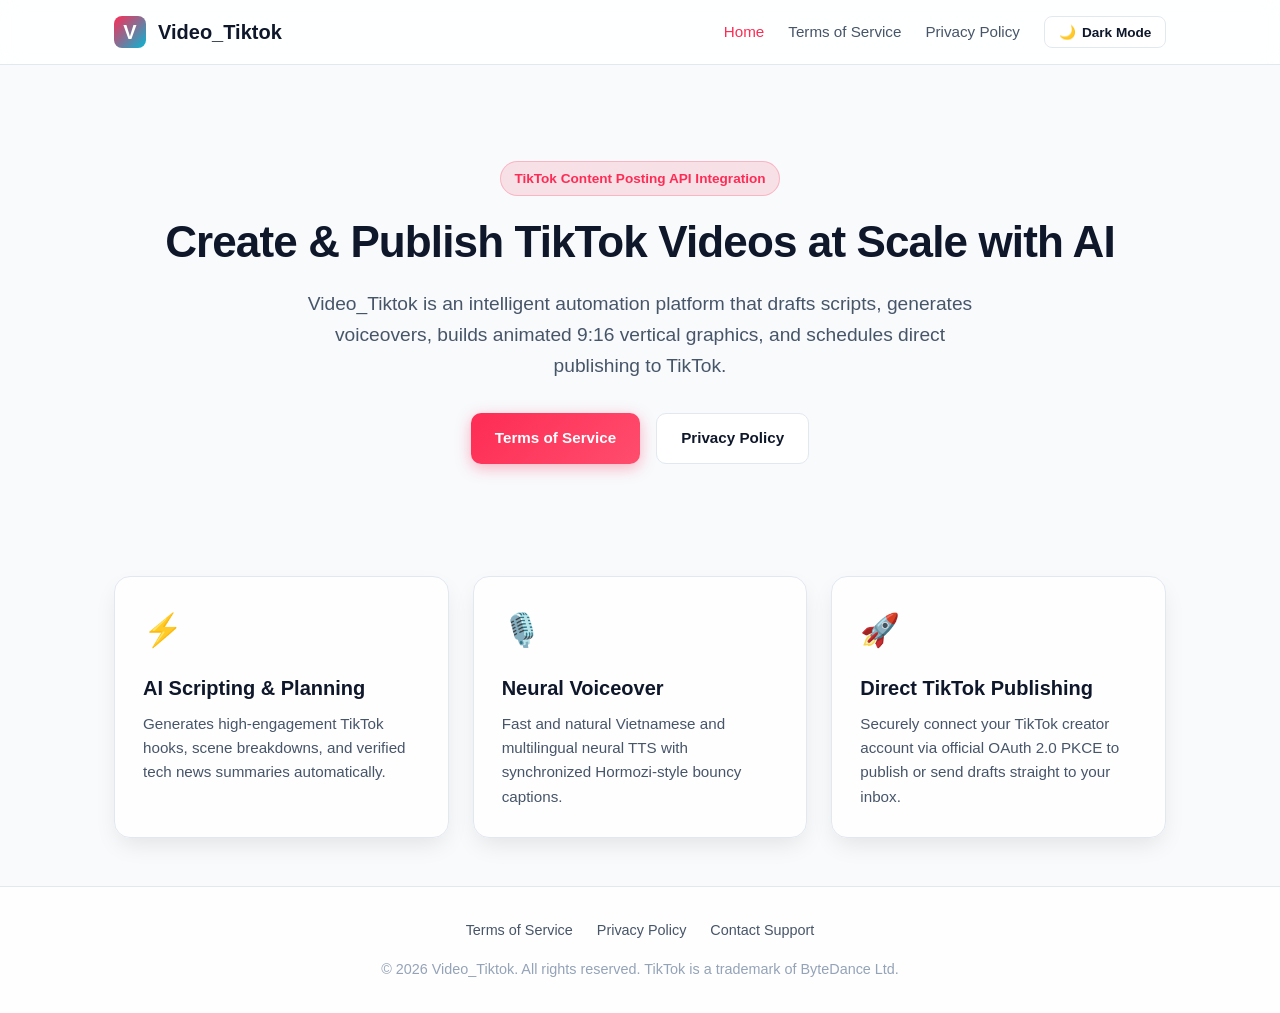
<file: index.html>
<!DOCTYPE html>
<html lang="en" data-theme="dark">
<head>
  <meta charset="UTF-8">
  <meta name="viewport" content="width=device-width, initial-scale=1.0">
  <title>Video_Tiktok — AI Video Automation & TikTok Content Suite</title>
  <meta name="description" content="AI-powered vertical video generation, timeline composing, and official TikTok content publishing suite.">
  <meta name="tiktok-developers-site-verification" content="f5dSlZn5QflphQaQB49QRipq83f2vv4P">
  <link rel="stylesheet" href="/style.css">
  <script src="/script.js"></script>
</head>
<body>
  <header>
    <div class="nav-container">
      <a href="/" class="logo-group">
        <div class="logo-icon">V</div>
        <span>Video_Tiktok</span>
      </a>
      <nav>
        <a href="/" class="active">Home</a>
        <a href="/terms">Terms of Service</a>
        <a href="/privacy">Privacy Policy</a>
        <button id="theme-toggle" class="theme-toggle-btn" aria-label="Toggle theme">
          <span>☀️</span><span>Light Mode</span>
        </button>
      </nav>
    </div>
  </header>

  <main>
    <section class="hero">
      <div class="badge">TikTok Content Posting API Integration</div>
      <h1>Create & Publish TikTok Videos at Scale with AI</h1>
      <p>Video_Tiktok is an intelligent automation platform that drafts scripts, generates voiceovers, builds animated 9:16 vertical graphics, and schedules direct publishing to TikTok.</p>
      <div class="cta-group">
        <a href="/terms" class="btn btn-primary">Terms of Service</a>
        <a href="/privacy" class="btn btn-secondary">Privacy Policy</a>
      </div>
    </section>

    <section class="grid-features">
      <div class="card">
        <div class="card-icon">⚡</div>
        <h3>AI Scripting & Planning</h3>
        <p>Generates high-engagement TikTok hooks, scene breakdowns, and verified tech news summaries automatically.</p>
      </div>
      <div class="card">
        <div class="card-icon">🎙️</div>
        <h3>Neural Voiceover</h3>
        <p>Fast and natural Vietnamese and multilingual neural TTS with synchronized Hormozi-style bouncy captions.</p>
      </div>
      <div class="card">
        <div class="card-icon">🚀</div>
        <h3>Direct TikTok Publishing</h3>
        <p>Securely connect your TikTok creator account via official OAuth 2.0 PKCE to publish or send drafts straight to your inbox.</p>
      </div>
    </section>
  </main>

  <footer>
    <div class="footer-links">
      <a href="/terms">Terms of Service</a>
      <a href="/privacy">Privacy Policy</a>
      <a href="mailto:support@videotiktok.app">Contact Support</a>
    </div>
    <p>&copy; 2026 Video_Tiktok. All rights reserved. TikTok is a trademark of ByteDance Ltd.</p>
  </footer>
</body>
</html>
</file>
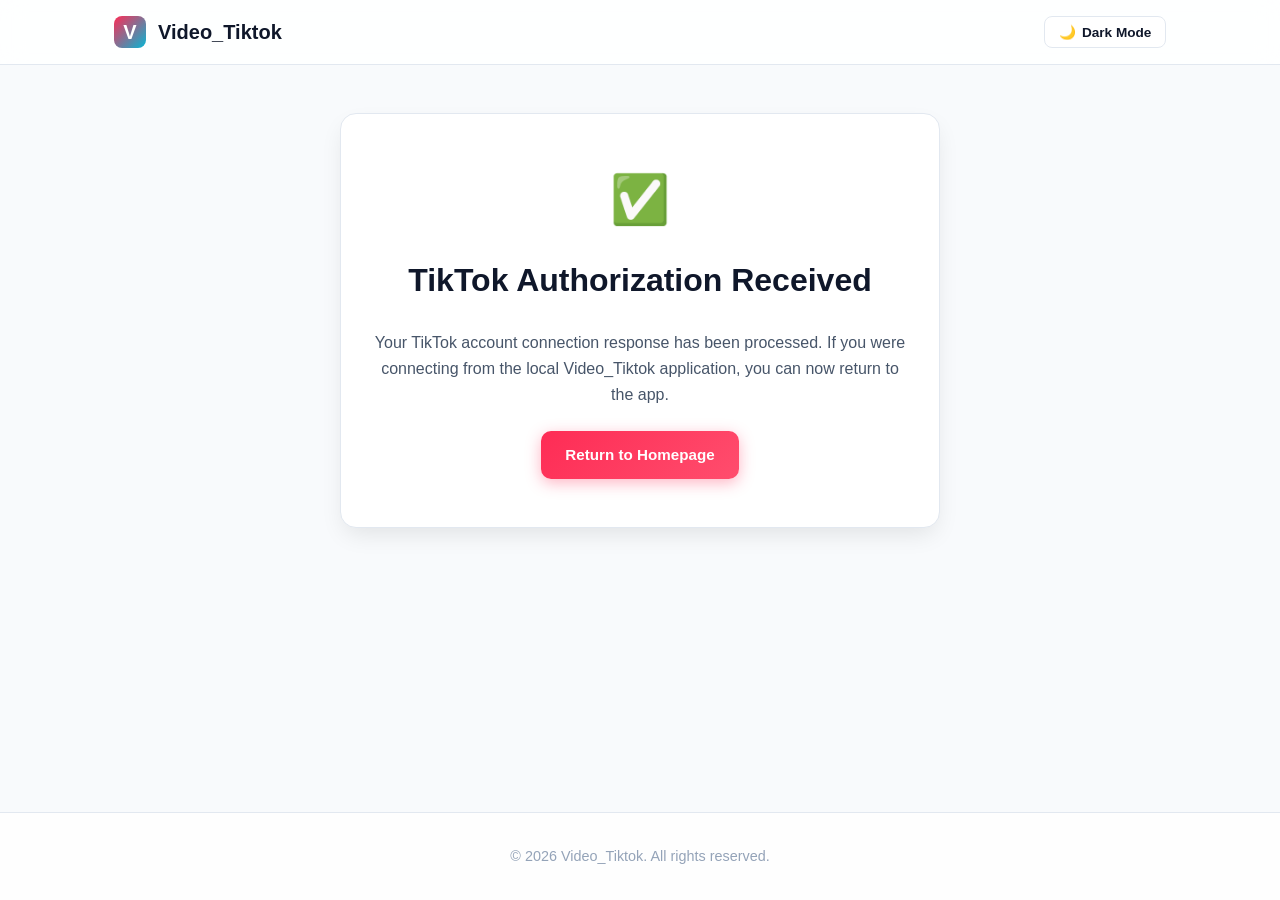
<file: callback.html>
<!DOCTYPE html>
<html lang="en" data-theme="dark">
<head>
  <meta charset="UTF-8">
  <meta name="viewport" content="width=device-width, initial-scale=1.0">
  <title>TikTok OAuth Authorization — Video_Tiktok</title>
  <link rel="stylesheet" href="/style.css">
  <script src="/script.js"></script>
</head>
<body>
  <header>
    <div class="nav-container">
      <a href="/" class="logo-group">
        <div class="logo-icon">V</div>
        <span>Video_Tiktok</span>
      </a>
      <nav>
        <button id="theme-toggle" class="theme-toggle-btn" aria-label="Toggle theme">
          <span>☀️</span><span>Light Mode</span>
        </button>
      </nav>
    </div>
  </header>

  <main>
    <div class="doc-container" style="text-align: center; max-width: 600px; padding: 3rem 2rem;">
      <div style="font-size: 3rem; margin-bottom: 1rem;">✅</div>
      <h1>TikTok Authorization Received</h1>
      <p style="margin: 1.5rem 0; color: var(--text-secondary);">
        Your TikTok account connection response has been processed. If you were connecting from the local Video_Tiktok application, you can now return to the app.
      </p>
      <div id="auth-code-box" style="display: none; background: var(--bg-primary); padding: 1rem; border-radius: 8px; border: 1px solid var(--border-color); word-break: break-all; margin: 1.5rem 0; font-family: monospace; font-size: 0.85rem;"></div>
      <a href="/" class="btn btn-primary">Return to Homepage</a>
    </div>
  </main>

  <script>
    const params = new URLSearchParams(window.location.search);
    const code = params.get('code');
    const state = params.get('state');
    if (code) {
      const box = document.getElementById('auth-code-box');
      box.style.display = 'block';
      box.innerText = `Authorization Code: ${code.substring(0, 16)}... (State: ${state || 'N/A'}) - Redirecting to local app...`;
      // Auto forward to local ReelForge app
      setTimeout(() => {
        window.location.href = 'http://127.0.0.1:8787/api/oauth/tiktok/callback' + window.location.search;
      }, 1000);
    }
  </script>

  <footer>
    <p>&copy; 2026 Video_Tiktok. All rights reserved.</p>
  </footer>
</body>
</html>
</file>
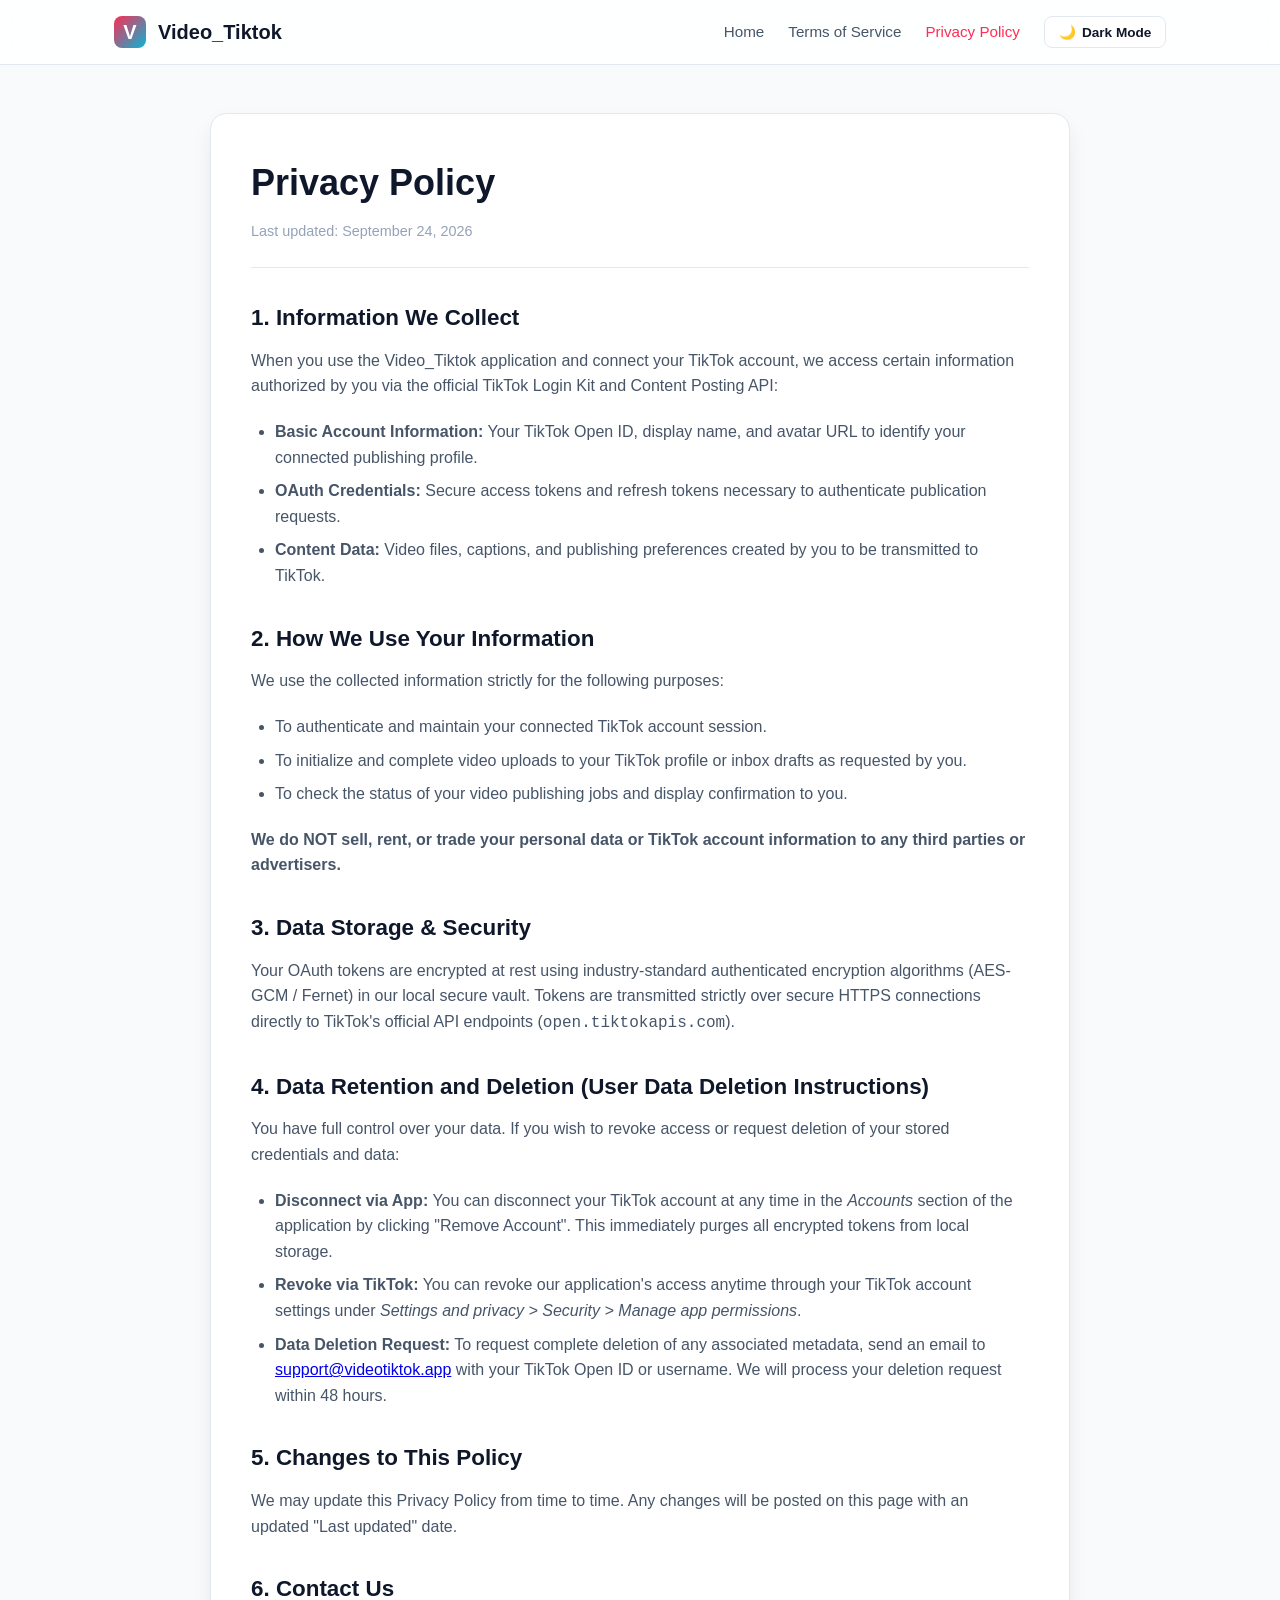
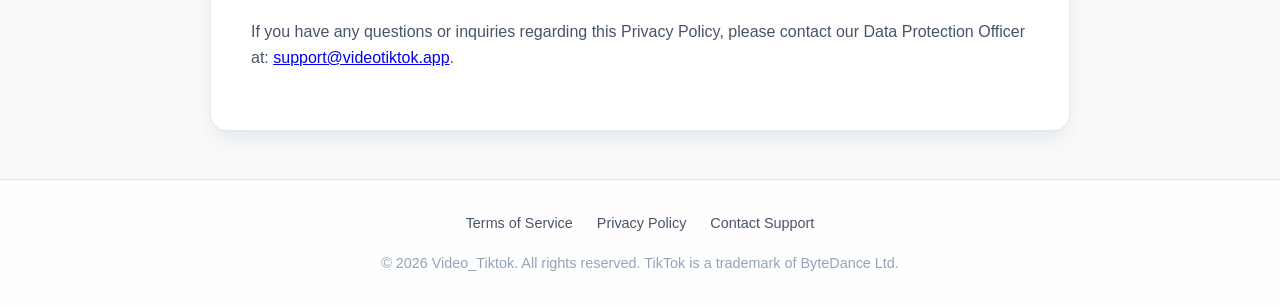
<file: privacy.html>
<!DOCTYPE html>
<html lang="en" data-theme="dark">
<head>
  <meta charset="UTF-8">
  <meta name="viewport" content="width=device-width, initial-scale=1.0">
  <title>Privacy Policy — Video_Tiktok</title>
  <meta name="description" content="Privacy Policy and User Data Deletion Instructions for Video_Tiktok.">
  <link rel="stylesheet" href="/style.css">
  <script src="/script.js"></script>
</head>
<body>
  <header>
    <div class="nav-container">
      <a href="/" class="logo-group">
        <div class="logo-icon">V</div>
        <span>Video_Tiktok</span>
      </a>
      <nav>
        <a href="/">Home</a>
        <a href="/terms">Terms of Service</a>
        <a href="/privacy" class="active">Privacy Policy</a>
        <button id="theme-toggle" class="theme-toggle-btn" aria-label="Toggle theme">
          <span>☀️</span><span>Light Mode</span>
        </button>
      </nav>
    </div>
  </header>

  <main>
    <article class="doc-container">
      <div class="doc-header">
        <h1>Privacy Policy</h1>
        <div class="doc-meta">Last updated: September 24, 2026</div>
      </div>
      <div class="doc-content">
        <h2>1. Information We Collect</h2>
        <p>When you use the Video_Tiktok application and connect your TikTok account, we access certain information authorized by you via the official TikTok Login Kit and Content Posting API:</p>
        <ul>
          <li><strong>Basic Account Information:</strong> Your TikTok Open ID, display name, and avatar URL to identify your connected publishing profile.</li>
          <li><strong>OAuth Credentials:</strong> Secure access tokens and refresh tokens necessary to authenticate publication requests.</li>
          <li><strong>Content Data:</strong> Video files, captions, and publishing preferences created by you to be transmitted to TikTok.</li>
        </ul>

        <h2>2. How We Use Your Information</h2>
        <p>We use the collected information strictly for the following purposes:</p>
        <ul>
          <li>To authenticate and maintain your connected TikTok account session.</li>
          <li>To initialize and complete video uploads to your TikTok profile or inbox drafts as requested by you.</li>
          <li>To check the status of your video publishing jobs and display confirmation to you.</li>
        </ul>
        <p><strong>We do NOT sell, rent, or trade your personal data or TikTok account information to any third parties or advertisers.</strong></p>

        <h2>3. Data Storage & Security</h2>
        <p>Your OAuth tokens are encrypted at rest using industry-standard authenticated encryption algorithms (AES-GCM / Fernet) in our local secure vault. Tokens are transmitted strictly over secure HTTPS connections directly to TikTok's official API endpoints (<code>open.tiktokapis.com</code>).</p>

        <h2>4. Data Retention and Deletion (User Data Deletion Instructions)</h2>
        <p>You have full control over your data. If you wish to revoke access or request deletion of your stored credentials and data:</p>
        <ul>
          <li><strong>Disconnect via App:</strong> You can disconnect your TikTok account at any time in the <em>Accounts</em> section of the application by clicking "Remove Account". This immediately purges all encrypted tokens from local storage.</li>
          <li><strong>Revoke via TikTok:</strong> You can revoke our application's access anytime through your TikTok account settings under <em>Settings and privacy &gt; Security &gt; Manage app permissions</em>.</li>
          <li><strong>Data Deletion Request:</strong> To request complete deletion of any associated metadata, send an email to <a href="mailto:support@videotiktok.app">support@videotiktok.app</a> with your TikTok Open ID or username. We will process your deletion request within 48 hours.</li>
        </ul>

        <h2>5. Changes to This Policy</h2>
        <p>We may update this Privacy Policy from time to time. Any changes will be posted on this page with an updated "Last updated" date.</p>

        <h2>6. Contact Us</h2>
        <p>If you have any questions or inquiries regarding this Privacy Policy, please contact our Data Protection Officer at: <a href="mailto:support@videotiktok.app">support@videotiktok.app</a>.</p>
      </div>
    </article>
  </main>

  <footer>
    <div class="footer-links">
      <a href="/terms">Terms of Service</a>
      <a href="/privacy">Privacy Policy</a>
      <a href="mailto:support@videotiktok.app">Contact Support</a>
    </div>
    <p>&copy; 2026 Video_Tiktok. All rights reserved. TikTok is a trademark of ByteDance Ltd.</p>
  </footer>
</body>
</html>
</file>
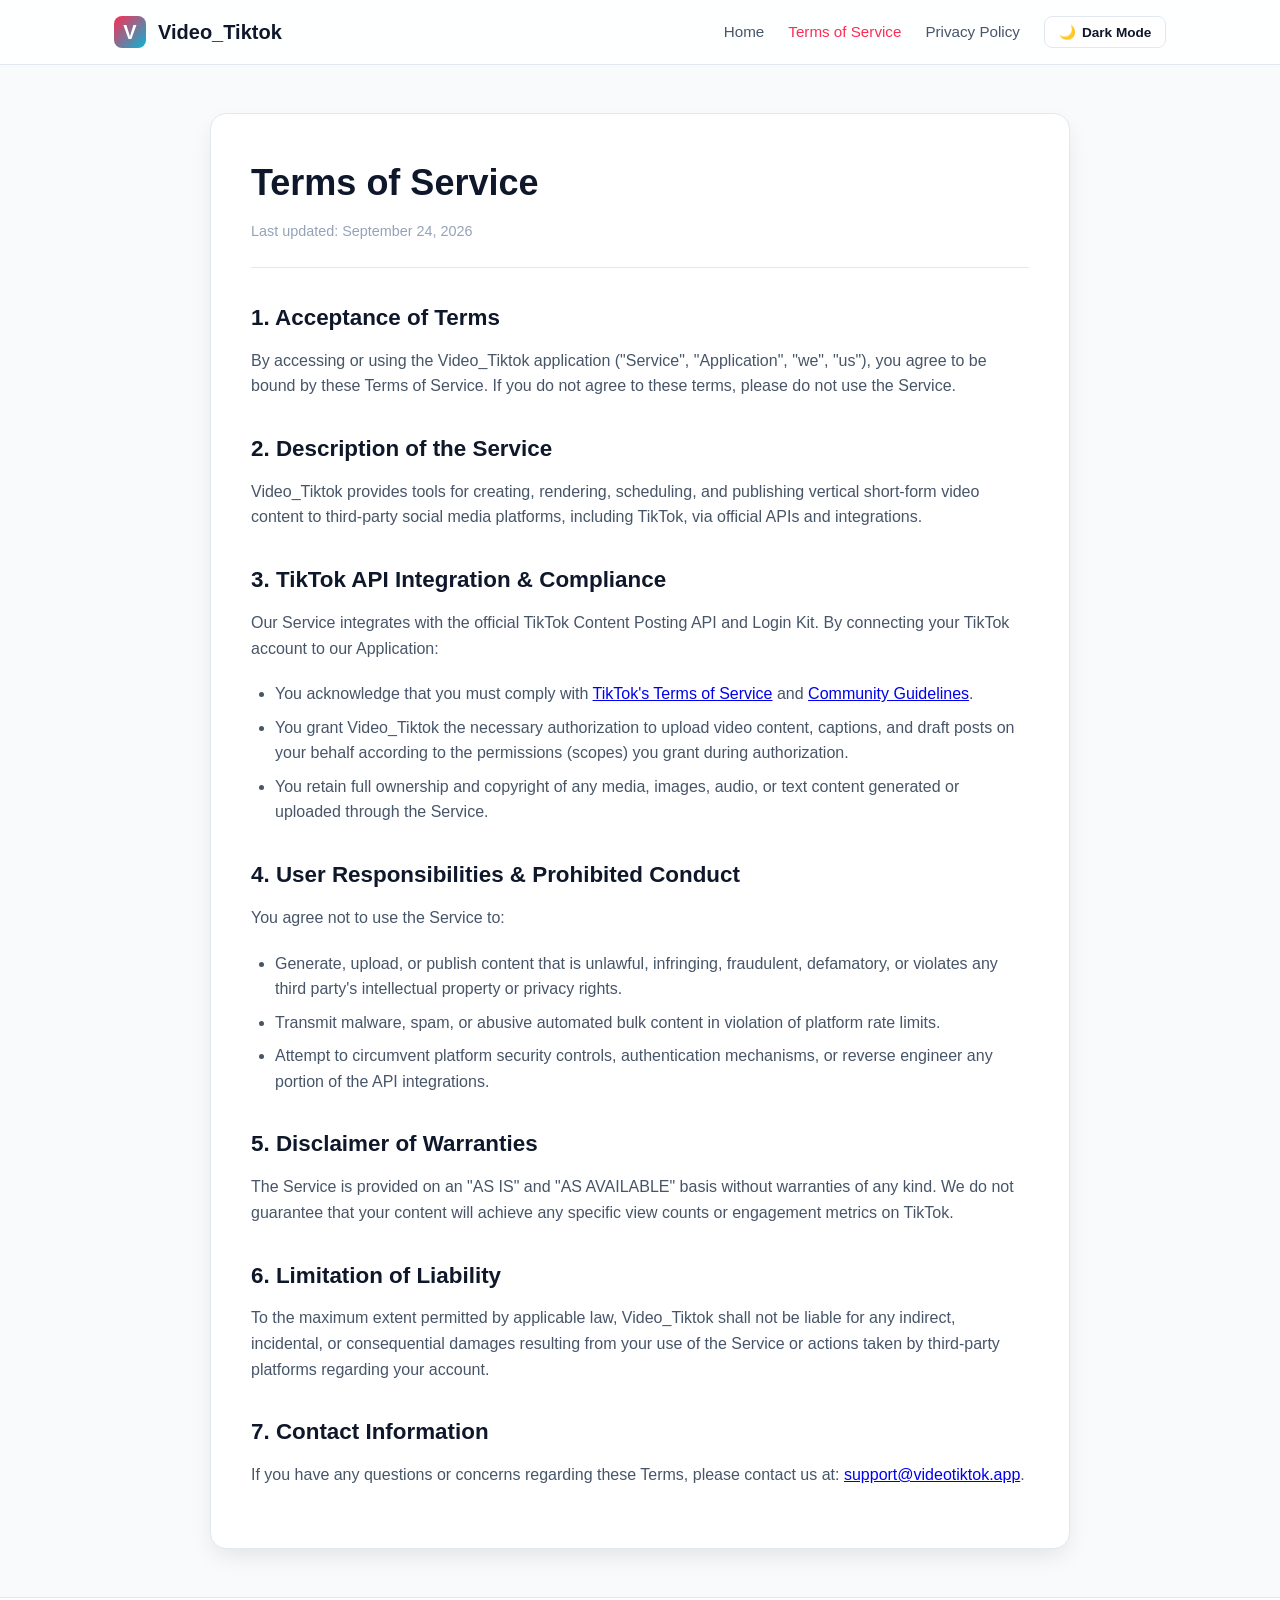
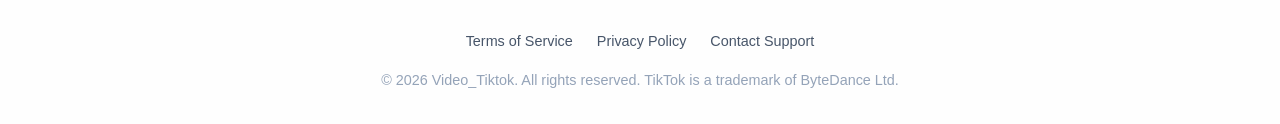
<file: terms.html>
<!DOCTYPE html>
<html lang="en" data-theme="dark">
<head>
  <meta charset="UTF-8">
  <meta name="viewport" content="width=device-width, initial-scale=1.0">
  <title>Terms of Service — Video_Tiktok</title>
  <meta name="description" content="Terms of Service for Video_Tiktok application.">
  <link rel="stylesheet" href="/style.css">
  <script src="/script.js"></script>
</head>
<body>
  <header>
    <div class="nav-container">
      <a href="/" class="logo-group">
        <div class="logo-icon">V</div>
        <span>Video_Tiktok</span>
      </a>
      <nav>
        <a href="/">Home</a>
        <a href="/terms" class="active">Terms of Service</a>
        <a href="/privacy">Privacy Policy</a>
        <button id="theme-toggle" class="theme-toggle-btn" aria-label="Toggle theme">
          <span>☀️</span><span>Light Mode</span>
        </button>
      </nav>
    </div>
  </header>

  <main>
    <article class="doc-container">
      <div class="doc-header">
        <h1>Terms of Service</h1>
        <div class="doc-meta">Last updated: September 24, 2026</div>
      </div>
      <div class="doc-content">
        <h2>1. Acceptance of Terms</h2>
        <p>By accessing or using the Video_Tiktok application ("Service", "Application", "we", "us"), you agree to be bound by these Terms of Service. If you do not agree to these terms, please do not use the Service.</p>

        <h2>2. Description of the Service</h2>
        <p>Video_Tiktok provides tools for creating, rendering, scheduling, and publishing vertical short-form video content to third-party social media platforms, including TikTok, via official APIs and integrations.</p>

        <h2>3. TikTok API Integration & Compliance</h2>
        <p>Our Service integrates with the official TikTok Content Posting API and Login Kit. By connecting your TikTok account to our Application:</p>
        <ul>
          <li>You acknowledge that you must comply with <a href="https://www.tiktok.com/legal/terms-of-service" target="_blank" rel="noopener noreferrer">TikTok's Terms of Service</a> and <a href="https://www.tiktok.com/community-guidelines" target="_blank" rel="noopener noreferrer">Community Guidelines</a>.</li>
          <li>You grant Video_Tiktok the necessary authorization to upload video content, captions, and draft posts on your behalf according to the permissions (scopes) you grant during authorization.</li>
          <li>You retain full ownership and copyright of any media, images, audio, or text content generated or uploaded through the Service.</li>
        </ul>

        <h2>4. User Responsibilities & Prohibited Conduct</h2>
        <p>You agree not to use the Service to:</p>
        <ul>
          <li>Generate, upload, or publish content that is unlawful, infringing, fraudulent, defamatory, or violates any third party's intellectual property or privacy rights.</li>
          <li>Transmit malware, spam, or abusive automated bulk content in violation of platform rate limits.</li>
          <li>Attempt to circumvent platform security controls, authentication mechanisms, or reverse engineer any portion of the API integrations.</li>
        </ul>

        <h2>5. Disclaimer of Warranties</h2>
        <p>The Service is provided on an "AS IS" and "AS AVAILABLE" basis without warranties of any kind. We do not guarantee that your content will achieve any specific view counts or engagement metrics on TikTok.</p>

        <h2>6. Limitation of Liability</h2>
        <p>To the maximum extent permitted by applicable law, Video_Tiktok shall not be liable for any indirect, incidental, or consequential damages resulting from your use of the Service or actions taken by third-party platforms regarding your account.</p>

        <h2>7. Contact Information</h2>
        <p>If you have any questions or concerns regarding these Terms, please contact us at: <a href="mailto:support@videotiktok.app">support@videotiktok.app</a>.</p>
      </div>
    </article>
  </main>

  <footer>
    <div class="footer-links">
      <a href="/terms">Terms of Service</a>
      <a href="/privacy">Privacy Policy</a>
      <a href="mailto:support@videotiktok.app">Contact Support</a>
    </div>
    <p>&copy; 2026 Video_Tiktok. All rights reserved. TikTok is a trademark of ByteDance Ltd.</p>
  </footer>
</body>
</html>
</file>
<file: style.css>
:root {
  --bg-primary: #0f172a;
  --bg-secondary: #1e293b;
  --bg-card: rgba(30, 41, 59, 0.7);
  --border-color: #334155;
  --text-primary: #f8fafc;
  --text-secondary: #94a3b8;
  --text-muted: #64748b;
  --accent: #fe2c55;
  --accent-hover: #e02449;
  --accent-cyan: #25f4ee;
  --nav-bg: rgba(15, 23, 42, 0.85);
  --shadow: 0 10px 25px -5px rgba(0, 0, 0, 0.5);
}

[data-theme="light"] {
  --bg-primary: #f8fafc;
  --bg-secondary: #ffffff;
  --bg-card: rgba(255, 255, 255, 0.9);
  --border-color: #e2e8f0;
  --text-primary: #0f172a;
  --text-secondary: #475569;
  --text-muted: #94a3b8;
  --accent: #fe2c55;
  --accent-hover: #e02449;
  --accent-cyan: #06b6d4;
  --nav-bg: rgba(255, 255, 255, 0.85);
  --shadow: 0 10px 25px -5px rgba(0, 0, 0, 0.1);
}

* {
  margin: 0;
  padding: 0;
  box-sizing: border-box;
}

body {
  font-family: -apple-system, BlinkMacSystemFont, "Segoe UI", Roboto, "Helvetica Neue", Arial, sans-serif;
  background-color: var(--bg-primary);
  color: var(--text-primary);
  line-height: 1.6;
  min-height: 100vh;
  display: flex;
  flex-direction: column;
  transition: background-color 0.25s ease, color 0.25s ease;
}

header {
  position: sticky;
  top: 0;
  z-index: 50;
  backdrop-filter: blur(12px);
  background-color: var(--nav-bg);
  border-bottom: 1px solid var(--border-color);
}

.nav-container {
  max-width: 1100px;
  margin: 0 auto;
  padding: 1rem 1.5rem;
  display: flex;
  align-items: center;
  justify-content: space-between;
}

.logo-group {
  display: flex;
  align-items: center;
  gap: 0.75rem;
  text-decoration: none;
  color: var(--text-primary);
  font-weight: 700;
  font-size: 1.25rem;
}

.logo-icon {
  width: 32px;
  height: 32px;
  border-radius: 8px;
  background: linear-gradient(135deg, var(--accent), var(--accent-cyan));
  display: flex;
  align-items: center;
  justify-content: center;
  color: white;
  font-weight: 900;
}

nav {
  display: flex;
  align-items: center;
  gap: 1.5rem;
}

nav a {
  text-decoration: none;
  color: var(--text-secondary);
  font-size: 0.95rem;
  font-weight: 500;
  transition: color 0.2s ease;
}

nav a:hover, nav a.active {
  color: var(--accent);
}

.theme-toggle-btn {
  background: var(--bg-secondary);
  border: 1px solid var(--border-color);
  color: var(--text-primary);
  padding: 0.45rem 0.85rem;
  border-radius: 8px;
  cursor: pointer;
  font-size: 0.85rem;
  font-weight: 600;
  display: flex;
  align-items: center;
  gap: 0.4rem;
  transition: all 0.2s ease;
}

.theme-toggle-btn:hover {
  border-color: var(--accent);
}

main {
  flex: 1;
  max-width: 1100px;
  margin: 0 auto;
  padding: 3rem 1.5rem;
  width: 100%;
}

.hero {
  text-align: center;
  padding: 3rem 1rem 4rem;
}

.badge {
  display: inline-block;
  padding: 0.35rem 0.85rem;
  border-radius: 9999px;
  background: rgba(254, 44, 85, 0.12);
  color: var(--accent);
  font-size: 0.85rem;
  font-weight: 600;
  margin-bottom: 1.25rem;
  border: 1px solid rgba(254, 44, 85, 0.25);
}

.hero h1 {
  font-size: 2.75rem;
  font-weight: 800;
  line-height: 1.2;
  margin-bottom: 1.25rem;
  letter-spacing: -0.02em;
}

.hero p {
  font-size: 1.2rem;
  color: var(--text-secondary);
  max-width: 700px;
  margin: 0 auto 2rem;
}

.cta-group {
  display: flex;
  gap: 1rem;
  justify-content: center;
  flex-wrap: wrap;
}

.btn {
  display: inline-flex;
  align-items: center;
  gap: 0.5rem;
  padding: 0.75rem 1.5rem;
  border-radius: 10px;
  font-weight: 600;
  text-decoration: none;
  font-size: 0.95rem;
  transition: all 0.2s ease;
}

.btn-primary {
  background: linear-gradient(135deg, var(--accent), #ff4d6d);
  color: #ffffff;
  border: none;
  box-shadow: 0 4px 15px rgba(254, 44, 85, 0.35);
}

.btn-primary:hover {
  transform: translateY(-2px);
  box-shadow: 0 6px 20px rgba(254, 44, 85, 0.5);
}

.btn-secondary {
  background: var(--bg-secondary);
  color: var(--text-primary);
  border: 1px solid var(--border-color);
}

.btn-secondary:hover {
  border-color: var(--accent);
  color: var(--accent);
}

.grid-features {
  display: grid;
  grid-template-columns: repeat(auto-fit, minmax(300px, 1fr));
  gap: 1.5rem;
  margin-top: 3rem;
}

.card {
  background: var(--bg-card);
  border: 1px solid var(--border-color);
  border-radius: 16px;
  padding: 1.75rem;
  box-shadow: var(--shadow);
  transition: transform 0.2s ease, border-color 0.2s ease;
}

.card:hover {
  transform: translateY(-4px);
  border-color: var(--accent);
}

.card-icon {
  font-size: 2rem;
  margin-bottom: 1rem;
}

.card h3 {
  font-size: 1.25rem;
  margin-bottom: 0.5rem;
}

.card p {
  color: var(--text-secondary);
  font-size: 0.95rem;
}

/* Legal Documents */
.doc-container {
  background: var(--bg-secondary);
  border: 1px solid var(--border-color);
  border-radius: 16px;
  padding: 2.5rem;
  max-width: 860px;
  margin: 0 auto;
  box-shadow: var(--shadow);
}

.doc-header {
  border-bottom: 1px solid var(--border-color);
  padding-bottom: 1.5rem;
  margin-bottom: 2rem;
}

.doc-header h1 {
  font-size: 2.25rem;
  font-weight: 800;
  margin-bottom: 0.5rem;
}

.doc-header .doc-meta {
  color: var(--text-muted);
  font-size: 0.9rem;
}

.doc-content h2 {
  font-size: 1.4rem;
  margin: 2rem 0 0.75rem;
  color: var(--text-primary);
}

.doc-content p, .doc-content ul {
  color: var(--text-secondary);
  margin-bottom: 1.25rem;
  font-size: 1rem;
}

.doc-content ul {
  padding-left: 1.5rem;
}

.doc-content li {
  margin-bottom: 0.5rem;
}

footer {
  border-top: 1px solid var(--border-color);
  background-color: var(--nav-bg);
  padding: 2rem 1.5rem;
  text-align: center;
  color: var(--text-muted);
  font-size: 0.9rem;
}

.footer-links {
  display: flex;
  justify-content: center;
  gap: 1.5rem;
  margin-bottom: 1rem;
}

.footer-links a {
  color: var(--text-secondary);
  text-decoration: none;
}

.footer-links a:hover {
  color: var(--accent);
}
</file>
